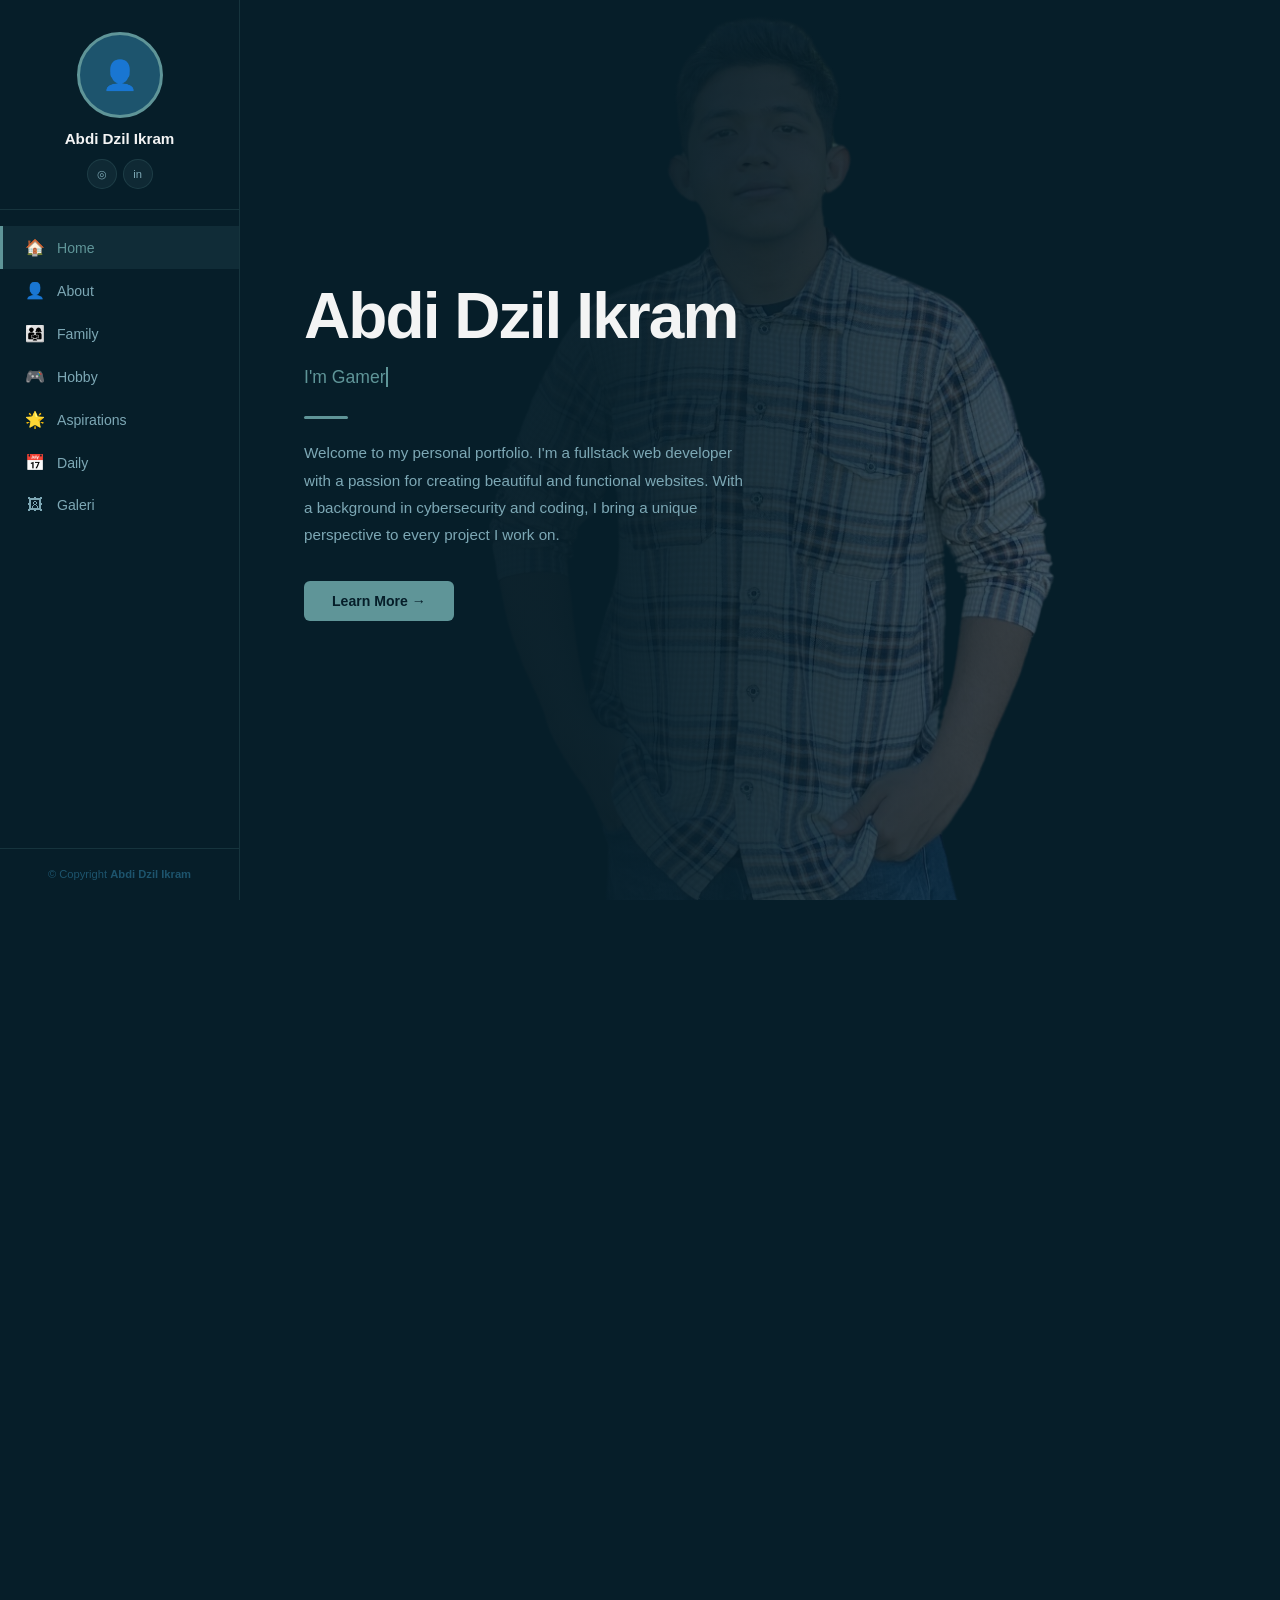
<file: index.html>
<!DOCTYPE html>
<html lang="en">
<head>
    <meta charset="UTF-8">
    <meta name="viewport" content="width=device-width, initial-scale=1.0">
    <title>Abdi Dzil Ikram – Home</title>
    <link rel="stylesheet" href="style.css">
</head>
<body>

<div class="wrapper">

    <aside class="sidebar" id="sidebar">
        <div class="sidebar-top">
            <div class="avatar-wrap">👤</div>
            <p class="sidebar-name">Abdi Dzil Ikram</p>
            <div class="social-links">
                <a href="https://github.com/razorgaming99">◎</a>
                <a href="https://www.linkedin.com/in/abdi-dzil-ikram-5bab36337">in</a>
            </div>
        </div>
        <nav class="sidebar-nav">
            <ul>
                <li><a href="index.html" class="active"><span class="nav-icon">🏠</span> Home</a></li>
                <li><a href="about.html"><span class="nav-icon">👤</span> About</a></li>
                <li><a href="family.html"><span class="nav-icon">👨‍👩‍👧</span> Family</a></li>
                <li><a href="hobby.html"><span class="nav-icon">🎮</span> Hobby</a></li>
                <li><a href="aspirations.html"><span class="nav-icon">🌟</span> Aspirations</a></li>
                <li><a href="daily.html"><span class="nav-icon">📅</span> Daily</a></li>
                <li><a href="galeri.html"><span class="nav-icon">🖼</span> Galeri</a></li>
            </ul>
        </nav>
        <div class="sidebar-footer">
            &copy; Copyright <strong>Abdi Dzil Ikram</strong><br>
        </div>
    </aside>

    <main class="main">

        <section class="hero">
            <div class="hero-bg"></div>
            <div class="hero-overlay"></div>
            <div class="hero-content">
                <h1>Abdi Dzil Ikram</h1>
                <div class="typewriter-wrap">I'm <span id="typewriter"></span></div>
                <div class="hero-divider"></div>
                <p class="hero-desc">
                    Welcome to my personal portfolio. I'm a fullstack web developer with a passion for 
                    creating beautiful and functional websites. With a background in cybersecurity and coding, 
                    I bring a unique perspective to every project I work on.
                </p>
                <a href="about.html" class="hero-btn">Learn More →</a>
            </div>
        </section>
        <section class="page-section" id="comments-section">
            <h2 class="section-title">Komentar</h2>

            <div class="comment-form-wrap">
                <div class="form-row">
                    <input type="text" id="cmt-name" placeholder="Nama kamu" maxlength="50" class="form-input" />
                    <input type="text" id="cmt-email" placeholder="Email (opsional)" maxlength="80" class="form-input" />
                </div>
                <textarea id="cmt-body" placeholder="Tulis komentar..." class="form-textarea"></textarea>
                <p id="cmt-err" style="display:none;color:#e57373;font-size:13px;margin-top:6px;">Nama dan komentar wajib diisi.</p>
                <div style="display:flex;justify-content:flex-end;margin-top:12px;">
                    <button class="btn-submit" onclick="postComment()">Kirim Komentar</button>
                </div>
            </div>

            <p id="cmt-count" style="font-size:13px;color:var(--muted);margin:24px 0 12px;"></p>
            <div id="cmt-list"></div>
        </section>

    </main>

</div>

<div class="overlay" id="overlay"></div>
<button class="hamburger" id="hamburger" aria-label="Toggle menu">
    <span></span><span></span><span></span>
</button>

<script src="script.js"></script>
<script>
const CMT_KEY = 'abdi_comments_v1';

function cLoad() {
    try { return JSON.parse(localStorage.getItem(CMT_KEY)) || []; } catch(e) { return []; }
}
function cSave(d) { localStorage.setItem(CMT_KEY, JSON.stringify(d)); }

function esc(s) {
    return String(s).replace(/&/g,'&amp;').replace(/</g,'&lt;').replace(/>/g,'&gt;').replace(/"/g,'&quot;');
}

function initials(name) {
    return name.trim().split(' ').map(w => w[0]||'').join('').toUpperCase().slice(0,2) || '?';
}

function timeAgo(ts) {
    const s = Math.floor((Date.now()-ts)/1000);
    if(s<60) return 'baru saja';
    const m=Math.floor(s/60); if(m<60) return m+'m lalu';
    const h=Math.floor(m/60); if(h<24) return h+'j lalu';
    const d=Math.floor(h/24); if(d<30) return d+'h lalu';
    return new Date(ts).toLocaleDateString('id-ID',{day:'numeric',month:'short',year:'numeric'});
}

function renderComments() {
    const comments = cLoad();
    const list = document.getElementById('cmt-list');
    const label = document.getElementById('cmt-count');
    if (!list) return;
    label.textContent = comments.length + ' komentar';

    if (!comments.length) {
        list.innerHTML = '<div style="text-align:center;padding:32px;color:var(--muted);border:1px dashed var(--border);border-radius:10px;font-size:14px;">Belum ada komentar. Jadilah yang pertama!</div>';
        return;
    }

    list.innerHTML = comments.slice().reverse().map((c, ri) => {
        const i = comments.length - 1 - ri;
        return `<div style="background:var(--darker);border:1px solid var(--border);border-radius:10px;padding:16px 20px;margin-bottom:12px;">
            <div style="display:flex;align-items:center;gap:12px;margin-bottom:10px;">
                <div style="width:38px;height:38px;border-radius:50%;background:var(--mid);display:flex;align-items:center;justify-content:center;font-size:13px;font-weight:600;color:var(--accent);flex-shrink:0;">${esc(initials(c.name))}</div>
                <div style="flex:1;">
                    <span style="font-size:14px;font-weight:600;color:var(--light);">${esc(c.name)}</span>
                    ${c.email ? `<span style="font-size:12px;color:var(--muted);margin-left:8px;">${esc(c.email)}</span>` : ''}
                </div>
                <span style="font-size:12px;color:var(--muted);">${timeAgo(c.ts)}</span>
            </div>
            <p style="font-size:14px;color:var(--light);line-height:1.65;margin:0 0 10px;">${esc(c.body)}</p>
            <div style="display:flex;align-items:center;gap:8px;">
                <button onclick="likeCmt(${i})" style="background:transparent;border:1px solid var(--border);border-radius:6px;padding:4px 12px;color:var(--muted);font-size:12px;cursor:pointer;">👍 Suka</button>
                <span style="font-size:12px;color:var(--muted);">${c.likes > 0 ? c.likes+' suka' : ''}</span>
                <button onclick="delCmt(${i})" style="margin-left:auto;background:transparent;border:1px solid rgba(229,115,115,0.3);border-radius:6px;padding:4px 12px;color:#e57373;font-size:12px;cursor:pointer;">Hapus</button>
            </div>
        </div>`;
    }).join('');
}

function postComment() {
    const name = document.getElementById('cmt-name').value.trim();
    const email = document.getElementById('cmt-email').value.trim();
    const body = document.getElementById('cmt-body').value.trim();
    const errEl = document.getElementById('cmt-err');
    if (!name || !body) { errEl.style.display='block'; return; }
    errEl.style.display='none';
    const comments = cLoad();
    comments.push({ name, email, body, ts: Date.now(), likes: 0 });
    cSave(comments);
    document.getElementById('cmt-name').value = '';
    document.getElementById('cmt-email').value = '';
    document.getElementById('cmt-body').value = '';
    renderComments();
}

function likeCmt(i) {
    const c = cLoad();
    if (c[i]) { c[i].likes = (c[i].likes||0)+1; cSave(c); renderComments(); }
}

function delCmt(i) {
    const c = cLoad();
    c.splice(i, 1);
    cSave(c);
    renderComments();
}

renderComments();
setInterval(renderComments, 30000);
</script>
</body>
</html>
</file>
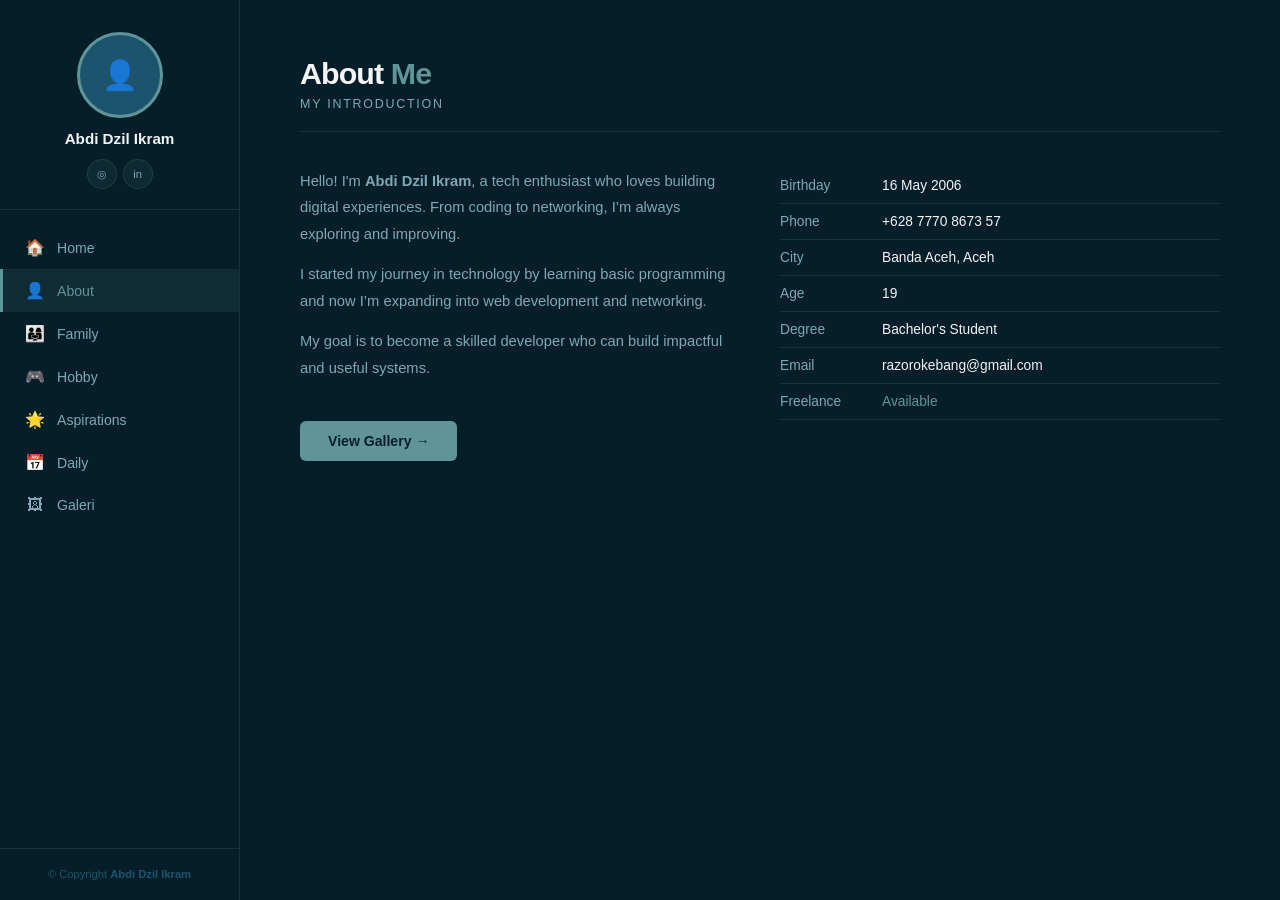
<file: about.html>
<!DOCTYPE html>
<html lang="en">
<head>
    <meta charset="UTF-8">
    <meta name="viewport" content="width=device-width, initial-scale=1.0">
    <title>Abdi Dzil Ikram – About</title>
    <link rel="stylesheet" href="style.css">
</head>
<body>

<div class="wrapper">

    <aside class="sidebar" id="sidebar">
        <div class="sidebar-top">
            <div class="avatar-wrap">👤</div>
            <p class="sidebar-name">Abdi Dzil Ikram</p>
            <div class="social-links">
                <a href="https://github.com/razorgaming99">◎</a>
                <a href="https://www.linkedin.com/in/abdi-dzil-ikram-5bab36337">in</a>
            </div>
        </div>
        <nav class="sidebar-nav">
            <ul>
                <li><a href="index.html"><span class="nav-icon">🏠</span> Home</a></li>
                <li><a href="about.html" class="active"><span class="nav-icon">👤</span> About</a></li>
                <li><a href="family.html"><span class="nav-icon">👨‍👩‍👧</span> Family</a></li>
                <li><a href="hobby.html"><span class="nav-icon">🎮</span> Hobby</a></li>
                <li><a href="aspirations.html"><span class="nav-icon">🌟</span> Aspirations</a></li>
                <li><a href="daily.html"><span class="nav-icon">📅</span> Daily</a></li>
                <li><a href="galeri.html"><span class="nav-icon">🖼</span> Galeri</a></li>
            </ul>
        </nav>
        <div class="sidebar-footer">
            &copy; Copyright <strong>Abdi Dzil Ikram</strong><br>
        </div>
    </aside>

    <main class="main">

        <section class="page-section">
            <div class="page-header">
                <h1 class="page-title">About <span>Me</span></h1>
                <p class="page-subtitle">My Introduction</p>
            </div>
            <div class="about-grid">
                <div class="about-bio">
                    <p>Hello! I'm <strong>Abdi Dzil Ikram</strong>, a tech enthusiast who loves building digital experiences. From coding to networking, I’m always exploring and improving. </p>
                    <p>I started my journey in technology by learning basic programming and now I’m expanding into web development and networking.</p>
                    <p>My goal is to become a skilled developer who can build impactful and useful systems.</p>
                    <br>
                    <a href="galeri.html" class="hero-btn" style="margin-top:8px;">View Gallery →</a>
                </div>
                <div class="about-info">
                    <div class="info-row"><span class="label">Birthday</span><span class="value">16 May 2006</span></div>
                    <div class="info-row"><span class="label">Phone</span><span class="value">+628 7770 8673 57</span></div>
                    <div class="info-row"><span class="label">City</span><span class="value">Banda Aceh, Aceh</span></div>
                    <div class="info-row"><span class="label">Age</span><span class="value">19</span></div>
                    <div class="info-row"><span class="label">Degree</span><span class="value">Bachelor's Student</span></div>
                    <div class="info-row"><span class="label">Email</span><span class="value">razorokebang@gmail.com</span></div>
                    <div class="info-row"><span class="label">Freelance</span><span class="value" style="color:var(--accent2);">Available</span></div>
                </div>
            </div>
        </section>
    </main>

</div>

<div class="overlay" id="overlay"></div>
<button class="hamburger" id="hamburger" aria-label="Toggle menu">
    <span></span><span></span><span></span>
</button>

<script src="script.js"></script>
</body>
</html>
</file>
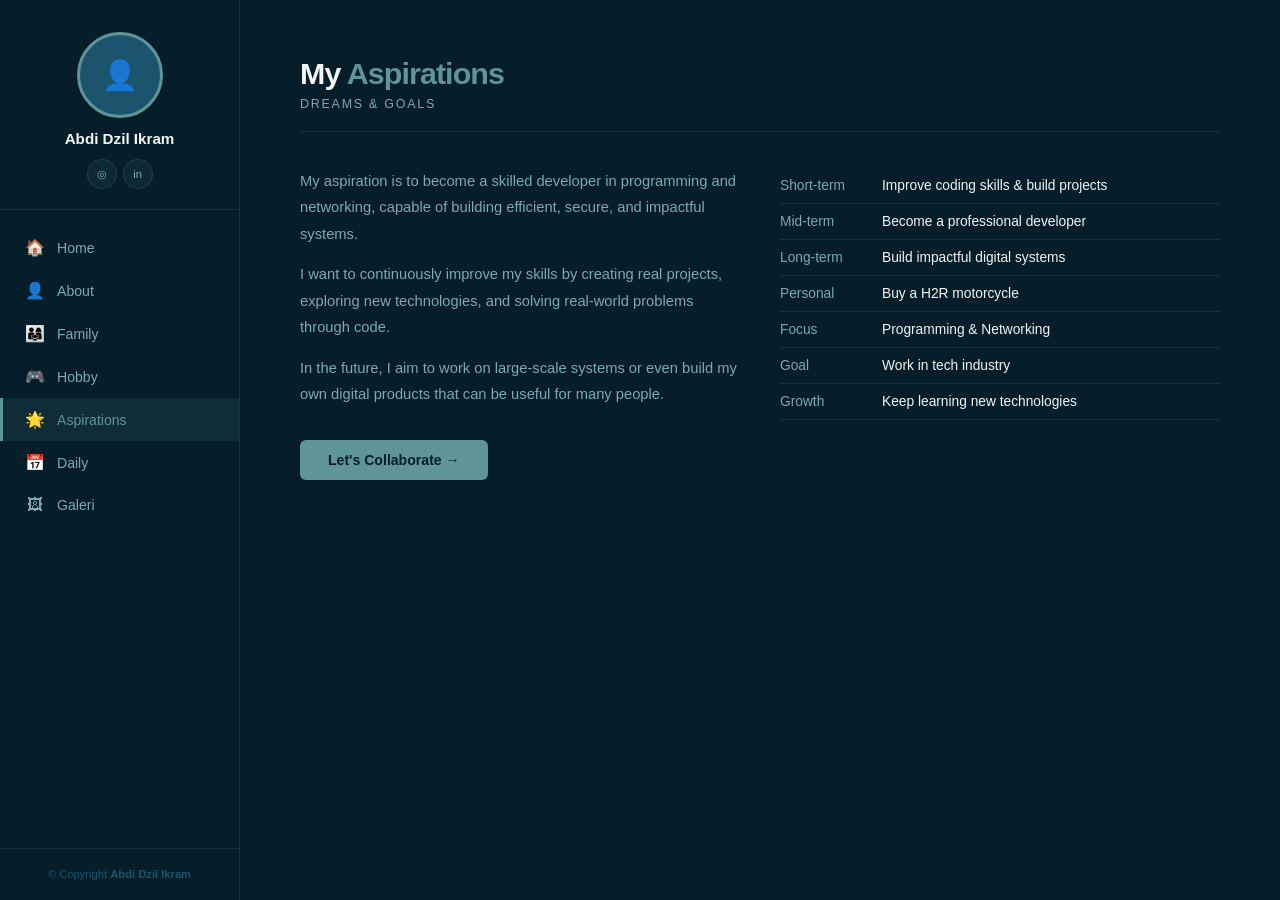
<file: aspirations.html>
<!DOCTYPE html>
<html lang="en">
<head>
    <meta charset="UTF-8">
    <meta name="viewport" content="width=device-width, initial-scale=1.0">
    <title>Abdi Dzil Ikram – Aspirations</title>
    <link rel="stylesheet" href="style.css">
</head>
<body>

<div class="wrapper">

    <aside class="sidebar" id="sidebar">
        <div class="sidebar-top">
            <div class="avatar-wrap">👤</div>
            <p class="sidebar-name">Abdi Dzil Ikram</p>
            <div class="social-links">
                <a href="https://github.com/razorgaming99">◎</a>
                <a href="https://www.linkedin.com/in/abdi-dzil-ikram-5bab36337">in</a>
            </div>
        </div>
        <nav class="sidebar-nav">
            <ul>
                <li><a href="index.html"><span class="nav-icon">🏠</span> Home</a></li>
                <li><a href="about.html"><span class="nav-icon">👤</span> About</a></li>
                <li><a href="family.html"><span class="nav-icon">👨‍👩‍👧</span> Family</a></li>
                <li><a href="hobby.html"><span class="nav-icon">🎮</span> Hobby</a></li>
                <li><a href="aspirations.html" class="active"><span class="nav-icon">🌟</span> Aspirations</a></li>
                <li><a href="daily.html"><span class="nav-icon">📅</span> Daily</a></li>
                <li><a href="galeri.html"><span class="nav-icon">🖼</span> Galeri</a></li>
            </ul>
        </nav>
        <div class="sidebar-footer">
            &copy; Copyright <strong>Abdi Dzil Ikram</strong><br>
        </div>
    </aside>

    <main class="main">

        <section class="page-section">
            <div class="page-header">
                <h1 class="page-title">My <span>Aspirations</span></h1>
                <p class="page-subtitle">Dreams & Goals</p>
            </div>
            <div class="about-grid">
                <div class="about-bio">
                    <p>My aspiration is to become a skilled developer in programming and networking, capable of building efficient, secure, and impactful systems.</p>                 
                    <p>I want to continuously improve my skills by creating real projects, exploring new technologies, and solving real-world problems through code.</p>
                    <p>In the future, I aim to work on large-scale systems or even build my own digital products that can be useful for many people.</p>                    
                    <br>
                    <a href="contact.html" class="hero-btn">Let's Collaborate →</a>
                </div>
                <div class="about-info">
                    <div class="info-row"><span class="label">Short-term</span><span class="value">Improve coding skills & build projects</span></div>
                    <div class="info-row"><span class="label">Mid-term</span><span class="value">Become a professional developer</span></div>
                    <div class="info-row"><span class="label">Long-term</span><span class="value">Build impactful digital systems</span></div>
                    <div class="info-row"><span class="label">Personal</span><span class="value">Buy a H2R motorcycle</span></div>
                    <div class="info-row"><span class="label">Focus</span><span class="value">Programming & Networking</span></div>
                    <div class="info-row"><span class="label">Goal</span><span class="value">Work in tech industry</span></div>
                    <div class="info-row"><span class="label">Growth</span><span class="value">Keep learning new technologies</span></div>
                </div>
            </div>
        </section>
    </main>

</div>

<div class="overlay" id="overlay"></div>
<button class="hamburger" id="hamburger" aria-label="Toggle menu">
    <span></span><span></span><span></span>
</button>

<script src="script.js"></script>
</body>
</html>
</file>
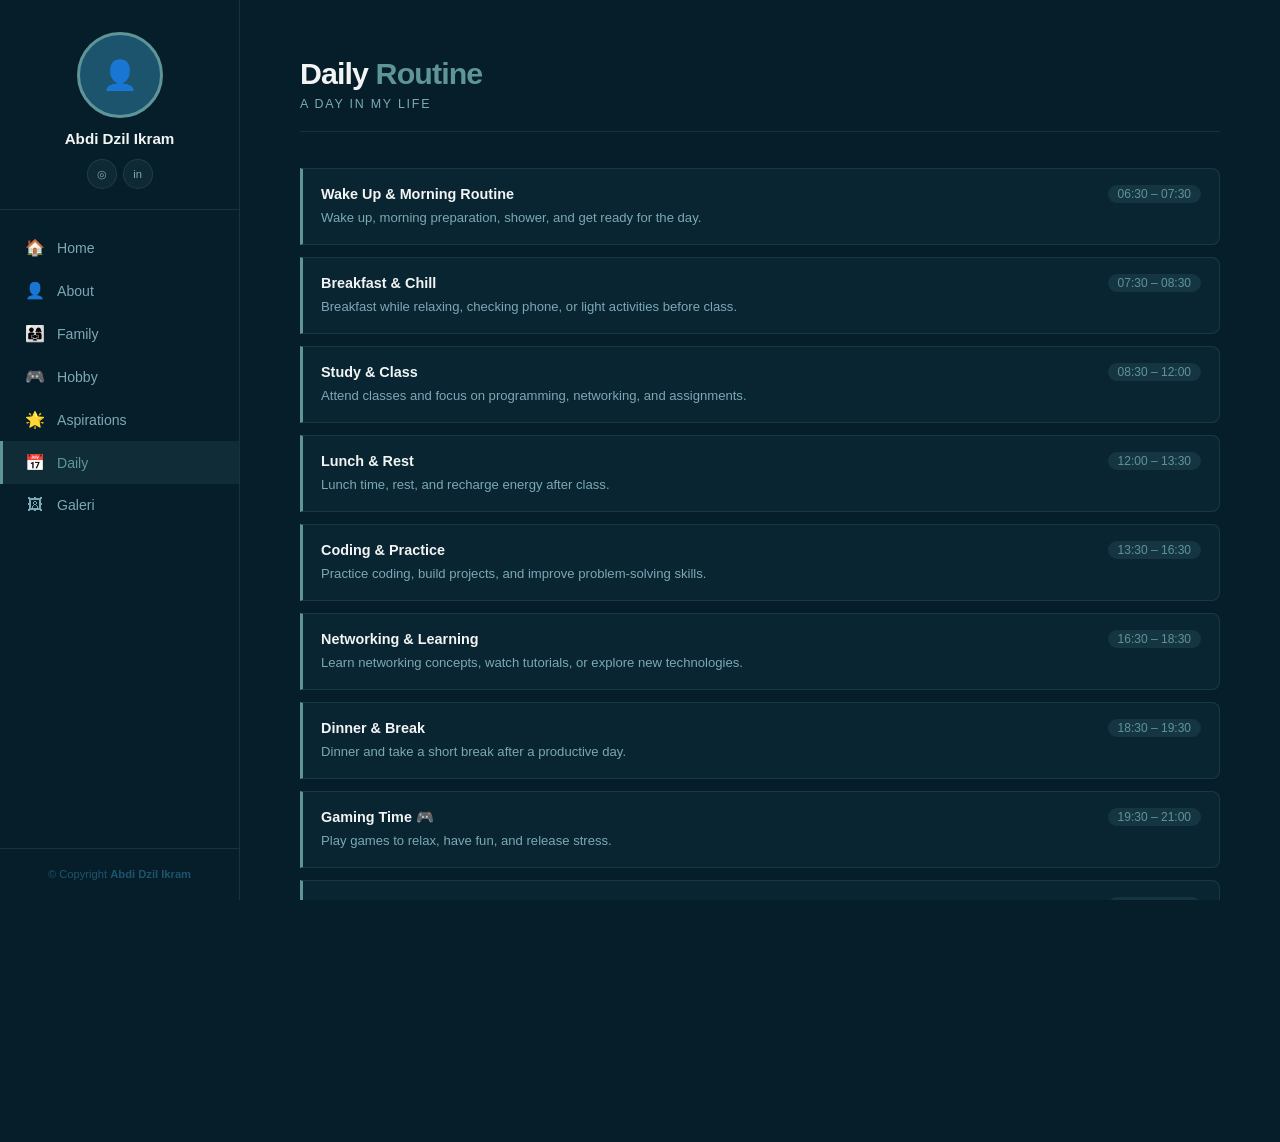
<file: daily.html>
<!DOCTYPE html>
<html lang="en">
<head>
    <meta charset="UTF-8">
    <meta name="viewport" content="width=device-width, initial-scale=1.0">
    <title>Abdi Dzil Ikram  – Daily</title>
    <link rel="stylesheet" href="style.css">
</head>
<body>

<div class="wrapper">

    <aside class="sidebar" id="sidebar">
        <div class="sidebar-top">
            <div class="avatar-wrap">👤</div>
            <p class="sidebar-name">Abdi Dzil Ikram</p>
            <div class="social-links">
                <a href="https://github.com/razorgaming99">◎</a>
                <a href="https://www.linkedin.com/in/abdi-dzil-ikram-5bab36337">in</a>
            </div>
        </div>
        <nav class="sidebar-nav">
            <ul>
                <li><a href="index.html"><span class="nav-icon">🏠</span> Home</a></li>
                <li><a href="about.html"><span class="nav-icon">👤</span> About</a></li>
                <li><a href="family.html"><span class="nav-icon">👨‍👩‍👧</span> Family</a></li>
                <li><a href="hobby.html"><span class="nav-icon">🎮</span> Hobby</a></li>
                <li><a href="aspirations.html"><span class="nav-icon">🌟</span> Aspirations</a></li>
                <li><a href="daily.html" class="active"><span class="nav-icon">📅</span> Daily</a></li>
                <li><a href="galeri.html"><span class="nav-icon">🖼</span> Galeri</a></li>
            </ul>
        </nav>
        <div class="sidebar-footer">
            &copy; Copyright <strong>Abdi Dzil Ikram</strong><br>
        </div>
    </aside>

    <main class="main">
        <section class="page-section">
            <div class="page-header">
                <h1 class="page-title">Daily <span>Routine</span></h1>
                <p class="page-subtitle">A Day In My Life</p>
            </div>
            <div class="resume-section">
                <div class="timeline-item">
                    <div class="tl-top"><span class="tl-title">Wake Up & Morning Routine</span><span class="tl-date">06:30 – 07:30</span></div>
                    <p class="tl-desc">Wake up, morning preparation, shower, and get ready for the day.</p>
                </div>
                <div class="timeline-item">
                    <div class="tl-top"><span class="tl-title">Breakfast & Chill</span><span class="tl-date">07:30 – 08:30</span></div>
                    <p class="tl-desc">Breakfast while relaxing, checking phone, or light activities before class.</p>
                </div>
                <div class="timeline-item">
                    <div class="tl-top"><span class="tl-title">Study & Class</span><span class="tl-date">08:30 – 12:00</span></div>
                    <p class="tl-desc">Attend classes and focus on programming, networking, and assignments.</p>
                </div>
                <div class="timeline-item">
                    <div class="tl-top"><span class="tl-title">Lunch & Rest</span><span class="tl-date">12:00 – 13:30</span></div>
                    <p class="tl-desc">Lunch time, rest, and recharge energy after class.</p>
                </div>
                <div class="timeline-item">
                    <div class="tl-top"><span class="tl-title">Coding & Practice</span><span class="tl-date">13:30 – 16:30</span></div>
                    <p class="tl-desc">Practice coding, build projects, and improve problem-solving skills.</p>
                </div>
                <div class="timeline-item">
                    <div class="tl-top"><span class="tl-title">Networking & Learning</span><span class="tl-date">16:30 – 18:30</span></div>
                    <p class="tl-desc">Learn networking concepts, watch tutorials, or explore new technologies.</p>
                </div>
                <div class="timeline-item">
                    <div class="tl-top"><span class="tl-title">Dinner & Break</span><span class="tl-date">18:30 – 19:30</span></div>
                    <p class="tl-desc">Dinner and take a short break after a productive day.</p>
                </div>
                <div class="timeline-item">
                    <div class="tl-top"><span class="tl-title">Gaming Time 🎮</span><span class="tl-date">19:30 – 21:00</span></div>
                    <p class="tl-desc">Play games to relax, have fun, and release stress.</p>
                </div>
                <div class="timeline-item">
                    <div class="tl-top"><span class="tl-title">Night Coding</span><span class="tl-date">21:00 – 23:30</span></div>
                    <p class="tl-desc">Work on personal projects, coding practice, or exploring new ideas.</p>
                </div>
                <div class="timeline-item">
                    <div class="tl-top"><span class="tl-title">Sleep</span><span class="tl-date">23:30 – 06:30</span></div>
                    <p class="tl-desc">Rest and recharge for the next day.</p>
                </div>
            </div>
        </section>
    </main>

</div>

<div class="overlay" id="overlay"></div>
<button class="hamburger" id="hamburger" aria-label="Toggle menu">
    <span></span><span></span><span></span>
</button>

<script src="script.js"></script>
</body>
</html>
</file>
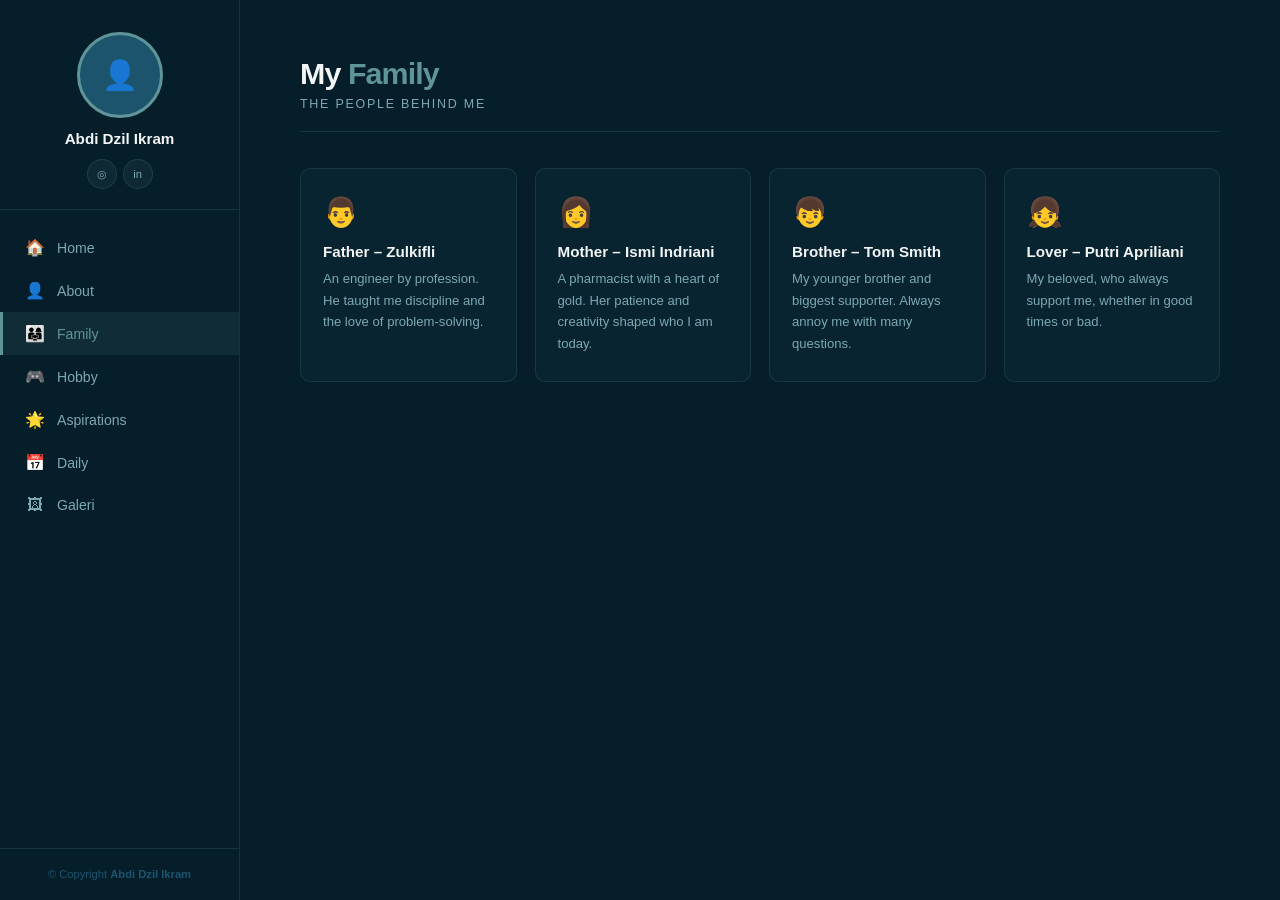
<file: family.html>
<!DOCTYPE html>
<html lang="en">
<head>
    <meta charset="UTF-8">
    <meta name="viewport" content="width=device-width, initial-scale=1.0">
    <title>Abdi Dzil Ikram – Family</title>
    <link rel="stylesheet" href="style.css">
</head>
<body>

<div class="wrapper">

    <aside class="sidebar" id="sidebar">
        <div class="sidebar-top">
            <div class="avatar-wrap">👤</div>
            <p class="sidebar-name">Abdi Dzil Ikram</p>
            <div class="social-links">
                <a href="https://github.com/razorgaming99">◎</a>
                <a href="https://www.linkedin.com/in/abdi-dzil-ikram-5bab36337">in</a>
            </div>
        </div>
        <nav class="sidebar-nav">
            <ul>
                <li><a href="index.html"><span class="nav-icon">🏠</span> Home</a></li>
                <li><a href="about.html"><span class="nav-icon">👤</span> About</a></li>
                <li><a href="family.html" class="active"><span class="nav-icon">👨‍👩‍👧</span> Family</a></li>
                <li><a href="hobby.html"><span class="nav-icon">🎮</span> Hobby</a></li>
                <li><a href="aspirations.html"><span class="nav-icon">🌟</span> Aspirations</a></li>
                <li><a href="daily.html"><span class="nav-icon">📅</span> Daily</a></li>
                <li><a href="galeri.html"><span class="nav-icon">🖼</span> Galeri</a></li>
            </ul>
        </nav>
        <div class="sidebar-footer">
            &copy; Copyright <strong>Abdi Dzil Ikram</strong><br>
        </div>
    </aside>

    <main class="main">

        <section class="page-section">
            <div class="page-header">
                <h1 class="page-title">My <span>Family</span></h1>
                <p class="page-subtitle">The People Behind Me</p>
            </div>
            <div class="services-grid">
                <div class="service-card">
                    <div class="service-icon">👨</div>
                    <h3>Father – Zulkifli</h3>
                    <p>An engineer by profession. He taught me discipline and the love of problem-solving.</p>
                </div>
                <div class="service-card">
                    <div class="service-icon">👩</div>
                    <h3>Mother – Ismi Indriani</h3>
                    <p>A pharmacist with a heart of gold. Her patience and creativity shaped who I am today.</p>
                </div>
                <div class="service-card">
                    <div class="service-icon">👦</div>
                    <h3>Brother – Tom Smith</h3>
                    <p>My younger brother and biggest supporter. Always annoy me with many questions.</p>
                </div>
                <div class="service-card">
                    <div class="service-icon">👧</div>
                    <h3>Lover – Putri Apriliani</h3>
                    <p>My beloved, who always support me, whether in good times or bad.</p>
                </div>
            </div>
        </section>
    </main>

</div>

<div class="overlay" id="overlay"></div>
<button class="hamburger" id="hamburger" aria-label="Toggle menu">
    <span></span><span></span><span></span>
</button>

<script src="script.js"></script>
</body>
</html>
</file>
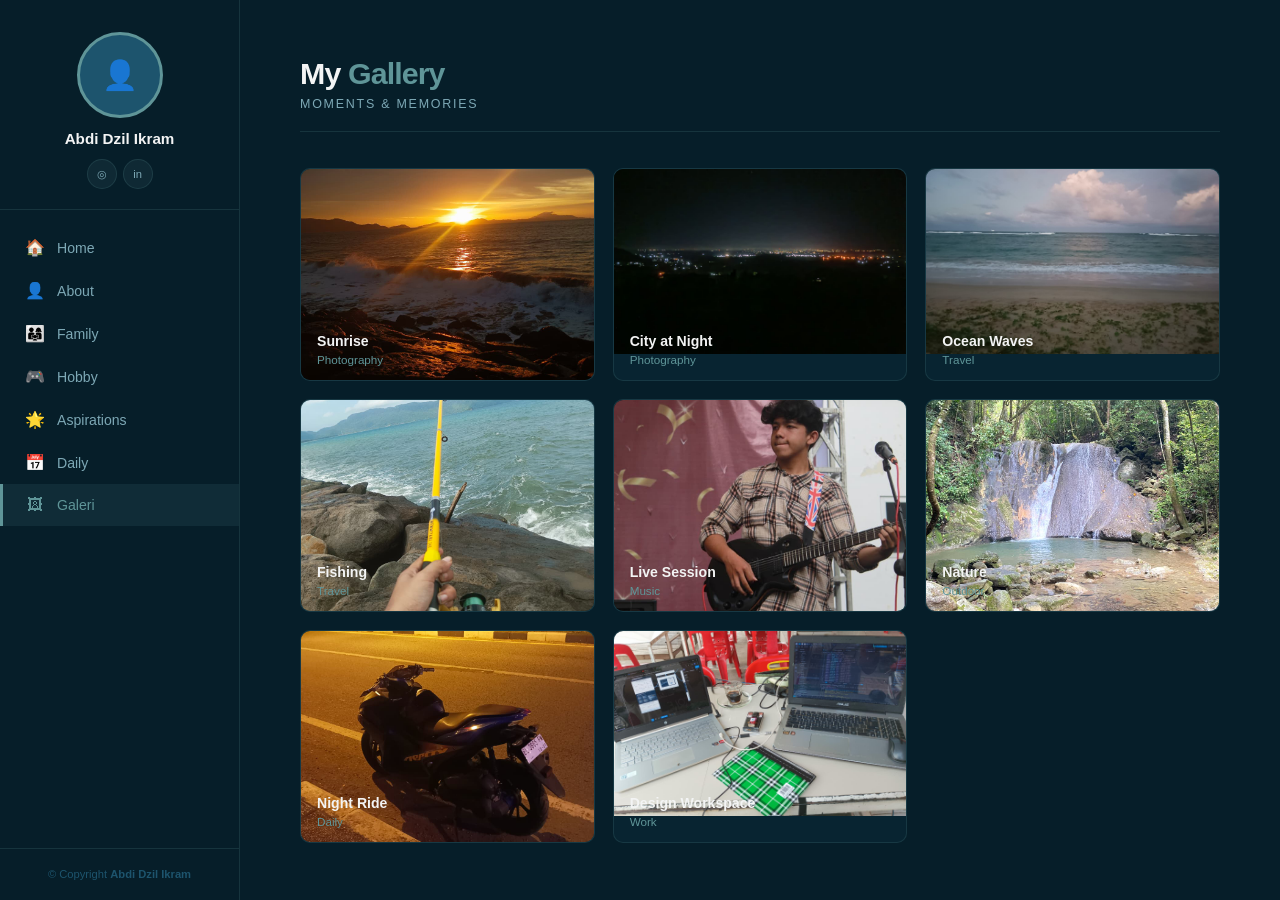
<file: galeri.html>
<!DOCTYPE html>
<html lang="en">
<head>
    <meta charset="UTF-8">
    <meta name="viewport" content="width=device-width, initial-scale=1.0">
    <title>Abdi Dzil Ikram – Galeri</title>
    <link rel="stylesheet" href="style.css">
</head>
<body>

<div class="wrapper">

    <aside class="sidebar" id="sidebar">
        <div class="sidebar-top">
            <div class="avatar-wrap">👤</div>
            <p class="sidebar-name">Abdi Dzil Ikram</p>
            <div class="social-links">
                <a href="https://github.com/razorgaming99">◎</a>
                <a href="https://www.linkedin.com/in/abdi-dzil-ikram-5bab36337">in</a>
            </div>
        </div>
        <nav class="sidebar-nav">
            <ul>
                <li><a href="index.html"><span class="nav-icon">🏠</span> Home</a></li>
                <li><a href="about.html"><span class="nav-icon">👤</span> About</a></li>
                <li><a href="family.html"><span class="nav-icon">👨‍👩‍👧</span> Family</a></li>
                <li><a href="hobby.html"><span class="nav-icon">🎮</span> Hobby</a></li>
                <li><a href="aspirations.html"><span class="nav-icon">🌟</span> Aspirations</a></li>
                <li><a href="daily.html"><span class="nav-icon">📅</span> Daily</a></li>
                <li><a href="galeri.html" class="active"><span class="nav-icon">🖼</span> Galeri</a></li>
            </ul>
        </nav>
        <div class="sidebar-footer">
            &copy; Copyright <strong>Abdi Dzil Ikram</strong><br>
        </div>
    </aside>

    <main class="main">

        <section class="page-section">
            <div class="page-header">
                <h1 class="page-title">My <span>Gallery</span></h1>
                <p class="page-subtitle">Moments & Memories</p>
            </div>
            <div class="portfolio-grid">
                <div class="portfolio-card"><div class="card-thumb"><img src="img/sunrise.jpeg" alt="Sunrise"></div><div class="card-body"><p class="card-title">Sunrise</p><p class="card-tag">Photography</p></div></div>
                <div class="portfolio-card"><div class="card-thumb"><img src="img/city.jpeg" alt="City at Night"></div><div class="card-body"><p class="card-title">City at Night</p><p class="card-tag">Photography</p></div></div>
                <div class="portfolio-card"><div class="card-thumb"><img src="img/ocean.jpeg" alt="Ocean Waves"></div><div class="card-body"><p class="card-title">Ocean Waves</p><p class="card-tag">Travel</p></div></div>
                <div class="portfolio-card"><div class="card-thumb"><img src="img/fishing.jpeg" alt="Fishing"></div><div class="card-body"><p class="card-title">Fishing</p><p class="card-tag">Travel</p></div></div>
                <div class="portfolio-card"><div class="card-thumb"><img src="img/music.jpeg" alt="Music"></div><div class="card-body"><p class="card-title">Live Session</p><p class="card-tag">Music</p></div></div>
                <div class="portfolio-card"><div class="card-thumb"><img src="img/nature.jpeg" alt="Nature"></div><div class="card-body"><p class="card-title">Nature </p><p class="card-tag">Outdoor</p></div></div>
                <div class="portfolio-card"><div class="card-thumb"><img src="img/motorcycle.jpeg" alt="motorcycle"></div><div class="card-body"><p class="card-title">Night Ride</p><p class="card-tag">Daily</p></div></div>
                <div class="portfolio-card"><div class="card-thumb"><img src="img/work.jpeg" alt="Workspace"></div><div class="card-body"><p class="card-title">Design Workspace</p><p class="card-tag">Work</p></div></div>
            </div>
        </section>
    </main>

</div>

<div class="overlay" id="overlay"></div>
<button class="hamburger" id="hamburger" aria-label="Toggle menu">
    <span></span><span></span><span></span>
</button>

<script src="script.js"></script>
</body>
</html>
</file>
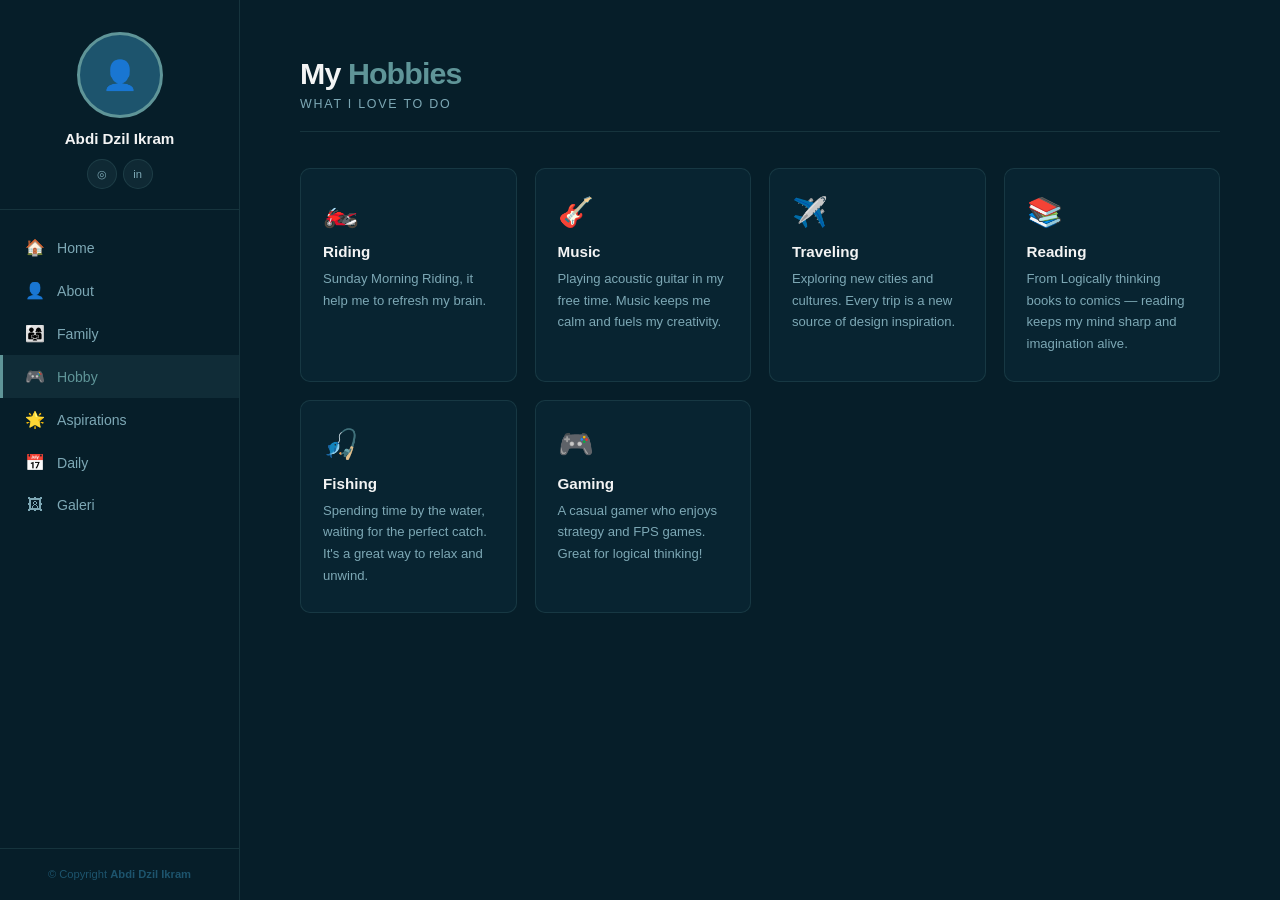
<file: hobby.html>
<!DOCTYPE html>
<html lang="en">
<head>
    <meta charset="UTF-8">
    <meta name="viewport" content="width=device-width, initial-scale=1.0">
    <title>Abdi Dzil Ikram – Hobby</title>
    <link rel="stylesheet" href="style.css">
</head>
<body>

<div class="wrapper">

    <aside class="sidebar" id="sidebar">
        <div class="sidebar-top">
            <div class="avatar-wrap">👤</div>
            <p class="sidebar-name">Abdi Dzil Ikram</p>
            <div class="social-links">
                <a href="https://github.com/razorgaming99">◎</a>
                <a href="https://www.linkedin.com/in/abdi-dzil-ikram-5bab36337">in</a>
            </div>
        </div>
        <nav class="sidebar-nav">
            <ul>
                <li><a href="index.html"><span class="nav-icon">🏠</span> Home</a></li>
                <li><a href="about.html"><span class="nav-icon">👤</span> About</a></li>
                <li><a href="family.html"><span class="nav-icon">👨‍👩‍👧</span> Family</a></li>
                <li><a href="hobby.html" class="active"><span class="nav-icon">🎮</span> Hobby</a></li>
                <li><a href="aspirations.html"><span class="nav-icon">🌟</span> Aspirations</a></li>
                <li><a href="daily.html"><span class="nav-icon">📅</span> Daily</a></li>
                <li><a href="galeri.html"><span class="nav-icon">🖼</span> Galeri</a></li>
            </ul>
        </nav>
        <div class="sidebar-footer">
            &copy; Copyright <strong>Abdi Dzil Ikram</strong><br>
        </div>
    </aside>

    <main class="main">

        <section class="page-section">
            <div class="page-header">
                <h1 class="page-title">My <span>Hobbies</span></h1>
                <p class="page-subtitle">What I Love To Do</p>
            </div>
            <div class="services-grid">
                <div class="service-card">
                    <div class="service-icon">🏍️</div>
                    <h3>Riding</h3>
                    <p>Sunday Morning Riding, it help me to refresh my brain.</p>
                </div>
                <div class="service-card">
                    <div class="service-icon">🎸</div>
                    <h3>Music</h3>
                    <p>Playing acoustic guitar in my free time. Music keeps me calm and fuels my creativity.</p>
                </div>
                <div class="service-card">
                    <div class="service-icon">✈️</div>
                    <h3>Traveling</h3>
                    <p>Exploring new cities and cultures. Every trip is a new source of design inspiration.</p>
                </div>
                <div class="service-card">
                    <div class="service-icon">📚</div>
                    <h3>Reading</h3>
                    <p>From Logically thinking books to comics — reading keeps my mind sharp and imagination alive.</p>
                </div>
                <div class="service-card">
                    <div class="service-icon">🎣</div>
                    <h3>Fishing</h3>
                    <p>Spending time by the water, waiting for the perfect catch. It's a great way to relax and unwind.</p>
                </div>
                <div class="service-card">
                    <div class="service-icon">🎮</div>
                    <h3>Gaming</h3>
                    <p>A casual gamer who enjoys strategy and FPS games. Great for logical thinking!</p>
                </div>
            </div>
        </section>
    </main>

</div>

<div class="overlay" id="overlay"></div>
<button class="hamburger" id="hamburger" aria-label="Toggle menu">
    <span></span><span></span><span></span>
</button>

<script src="script.js"></script>
</body>
</html>
</file>
<file: style.css>
*, *::before, *::after { margin: 0; padding: 0; box-sizing: border-box; }

:root {
    --sidebar-w: 240px;
    --dark:      #061E29;  
    --darker:    #061E29;
    --mid:       #1D546D;
    --accent:    #5F9598;
    --accent2:   #5F9598;
    --light:     #F3F4F4;
    --muted:     #7da8b5;
    --border:    rgba(95,149,152,0.18);
}

html, body {
    height: 100%;
    font-family: 'Segoe UI', sans-serif;
    background: var(--dark);
    color: var(--light);
    overflow-x: hidden;
}

a { text-decoration: none; color: inherit; }
ul { list-style: none; }
img { display: block; max-width: 100%; }

.wrapper {
    display: flex;
    min-height: 100vh;
}

.sidebar {
    width: var(--sidebar-w);
    min-height: 100vh;
    background: var(--darker);
    border-right: 1px solid var(--border);
    display: flex;
    flex-direction: column;
    position: fixed;
    top: 0; left: 0;
    z-index: 200;
    transition: transform 0.3s ease;
}

.sidebar-top {
    padding: 32px 16px 20px;
    text-align: center;
    border-bottom: 1px solid var(--border);
}

.avatar-wrap {
    width: 86px;
    height: 86px;
    border-radius: 50%;
    border: 3px solid var(--accent2);
    overflow: hidden;
    margin: 0 auto 12px;
    background: var(--mid);
    display: flex;
    align-items: center;
    justify-content: center;
    font-size: 1.8rem;
    color: var(--light);
}

.avatar-wrap img { width: 100%; height: 100%; object-fit: cover; }

.sidebar-name {
    font-size: 0.95rem;
    font-weight: 700;
    color: var(--light);
    margin-bottom: 12px;
}

.social-links {
    display: flex;
    justify-content: center;
    gap: 6px;
    flex-wrap: wrap;
}

.social-links a {
    width: 30px;
    height: 30px;
    border-radius: 50%;
    background: rgba(95,149,152,0.1);
    border: 1px solid var(--border);
    display: flex;
    align-items: center;
    justify-content: center;
    font-size: 0.7rem;
    color: var(--muted);
    transition: background 0.2s, color 0.2s, border-color 0.2s;
}

.social-links a:hover {
    background: var(--mid);
    color: var(--light);
    border-color: var(--accent2);
}

.sidebar-nav { padding: 16px 0; flex: 1; }

.sidebar-nav li a {
    display: flex;
    align-items: center;
    gap: 12px;
    padding: 12px 22px;
    font-size: 0.88rem;
    color: var(--muted);
    font-weight: 500;
    border-left: 3px solid transparent;
    transition: color 0.2s, background 0.2s, border-color 0.2s;
}

.sidebar-nav li a:hover {
    color: var(--light);
    background: rgba(95,149,152,0.08);
}

.sidebar-nav li a.active {
    color: var(--accent);
    border-left-color: var(--accent);
    background: rgba(95, 149, 152, 0.12);
}

.sidebar-nav li a .nav-icon { font-size: 1rem; width: 20px; text-align: center; }

.sidebar-footer {
    padding: 16px;
    border-top: 1px solid var(--border);
    text-align: center;
    font-size: 0.7rem;
    color: var(--mid);
    line-height: 1.7;
}
.sidebar-footer a { color: var(--accent2); }

.main {
    margin-left: var(--sidebar-w);
    flex: 1;
    min-height: 100vh;
    display: flex;
    flex-direction: column;
}

.hero {
    position: relative;
    flex: 1;
    display: flex;
    align-items: center;
    min-height: 100vh;
    overflow: hidden;
}

.hero-bg {
    position: absolute; inset: 0;
    background-image: url('img/image.png');
    background-size: cover;
    background-position: center top;
    opacity: 0.6;
    filter: grayscale(15%);
}

.hero-overlay {
    position: absolute; inset: 0;
    background: linear-gradient(to right, rgba(6,30,41,0.94) 35%, rgba(6,30,41,0.35) 100%);
}

.hero-content {
    position: relative;
    z-index: 2;
    padding: 80px 64px;
    animation: fadeUp 0.9s ease both;
}

.hero-content h1 {
    font-size: clamp(2.4rem, 5vw, 4rem);
    font-weight: 800;
    letter-spacing: -0.03em;
    color: var(--light);
    margin-bottom: 14px;
}

.typewriter-wrap {
    font-size: 1.1rem;
    color: var(--accent2);
    min-height: 1.8rem;
    margin-bottom: 20px;
}

.typewriter-wrap span { border-right: 2px solid var(--accent2); animation: blink 0.75s step-end infinite; }

@keyframes blink { 50% { border-color: transparent; } }

.hero-divider { width: 44px; height: 3px; background: var(--accent2); border-radius: 2px; margin-bottom: 20px; }

.hero-desc { max-width: 440px; font-size: 0.95rem; color: var(--muted); line-height: 1.8; margin-bottom: 32px; }

.hero-btn {
    display: inline-flex;
    align-items: center;
    gap: 8px;
    padding: 12px 28px;
    background: var(--accent2);
    color: var(--darker);
    font-weight: 700;
    font-size: 0.88rem;
    border-radius: 6px;
    transition: opacity 0.2s, transform 0.2s;
}

.hero-btn:hover { opacity: 0.88; transform: translateY(-2px); }

.page-section {
    padding: 56px 60px;
    min-height: 100vh;
    animation: fadeUp 0.6s ease both;
}

.page-header { margin-bottom: 36px; }

.page-title { font-size: 1.9rem; font-weight: 800; letter-spacing: -0.03em; color: var(--light); }
.page-title span { color: var(--accent2); }

.page-subtitle {
    font-size: 0.78rem;
    color: var(--muted);
    text-transform: uppercase;
    letter-spacing: 0.14em;
    margin: 6px 0 20px;
    padding-bottom: 20px;
    border-bottom: 1px solid var(--border);
}

@keyframes fadeUp { from { opacity: 0; transform: translateY(20px); } to { opacity: 1; transform: translateY(0); } }

.about-grid { display: grid; grid-template-columns: 1fr 1fr; gap: 40px; align-items: start; }

.about-bio p { color: var(--muted); line-height: 1.8; margin-bottom: 14px; font-size: 0.92rem; }

.about-info { display: flex; flex-direction: column; gap: 0; }

.info-row {
    display: flex;
    gap: 12px;
    font-size: 0.86rem;
    border-bottom: 1px solid var(--border);
    padding: 10px 0;
}

.info-row .label { color: var(--muted); min-width: 90px; }
.info-row .value { color: var(--light); font-weight: 500; }

.resume-section { margin-bottom: 40px; }

.resume-section h3 {
    font-size: 1rem;
    font-weight: 700;
    color: var(--accent2);
    margin-bottom: 16px;
    display: flex;
    align-items: center;
    gap: 8px;
}

.timeline-item {
    padding: 16px 18px;
    background: rgba(29,84,109,0.15);
    border: 1px solid var(--border);
    border-left: 3px solid var(--accent);
    border-radius: 0 8px 8px 0;
    margin-bottom: 12px;
}

.tl-top { display: flex; justify-content: space-between; align-items: center; margin-bottom: 4px; }
.tl-title { font-weight: 600; font-size: 0.9rem; }
.tl-date { font-size: 0.75rem; color: var(--accent); background: rgba(95,149,152,0.15); padding: 2px 10px; border-radius: 20px; white-space: nowrap; }
.tl-place { font-size: 0.8rem; color: var(--muted); margin-bottom: 6px; }
.tl-desc { font-size: 0.82rem; color: var(--muted); line-height: 1.6; }

.skills-list { display: flex; flex-direction: column; gap: 14px; }

.skill-top { display: flex; justify-content: space-between; font-size: 0.84rem; margin-bottom: 6px; }
.skill-name { color: var(--light); }
.skill-pct { color: var(--accent2); }

.skill-bar { height: 5px; background: rgba(29,84,109,0.4); border-radius: 3px; overflow: hidden; }

.skill-fill {
    height: 100%;
    background: linear-gradient(90deg, var(--mid), var(--accent2));
    border-radius: 3px;
    animation: fillBar 1.2s ease both;
}

@keyframes fillBar { from { width: 0 !important; } }

.portfolio-grid {
    display: grid;
    grid-template-columns: repeat(auto-fill, minmax(230px, 1fr));
    gap: 18px;
}

.portfolio-card {
    background: rgba(29,84,109,0.12);
    border: 1px solid var(--border);
    border-radius: 10px;
    overflow: hidden;
    transition: transform 0.25s, border-color 0.25s;
    cursor: pointer;
}

.portfolio-card:hover { transform: translateY(-4px); border-color: var(--accent2); }

.card-thumb {
    height: 150px;
    background: linear-gradient(135deg, var(--darker), var(--mid));
    display: flex;
    align-items: center;
    justify-content: center;
    font-size: 2.4rem;
}

.card-body { padding: 14px 16px; }
.card-title { font-weight: 600; font-size: 0.88rem; margin-bottom: 4px; }
.card-tag { font-size: 0.73rem; color: var(--accent2); }

.services-grid {
    display: grid;
    grid-template-columns: repeat(auto-fill, minmax(210px, 1fr));
    gap: 18px;
}

.service-card {
    padding: 26px 22px;
    background: rgba(29,84,109,0.12);
    border: 1px solid var(--border);
    border-radius: 10px;
    transition: background 0.25s, border-color 0.25s;
}

.service-card:hover { background: rgba(95,149,152,0.08); border-color: var(--accent); }

.service-icon { font-size: 1.8rem; margin-bottom: 14px; }
.service-card h3 { font-size: 0.95rem; font-weight: 600; margin-bottom: 8px; }
.service-card p { font-size: 0.82rem; color: var(--muted); line-height: 1.65; }

.contact-grid { display: grid; grid-template-columns: 1fr 1.4fr; gap: 48px; }

.contact-info-item { display: flex; align-items: flex-start; gap: 14px; margin-bottom: 22px; }

.ci-icon {
    width: 42px; height: 42px;
    border-radius: 8px;
    background: rgba(95,149,152,0.1);
    border: 1px solid rgba(95,149,152,0.25);
    display: flex; align-items: center; justify-content: center;
    font-size: 1rem; flex-shrink: 0;
}

.ci-label { font-size: 0.72rem; color: var(--muted); margin-bottom: 2px; text-transform: uppercase; letter-spacing: 0.08em; }
.ci-value { font-size: 0.88rem; font-weight: 500; }

.contact-form { display: flex; flex-direction: column; gap: 14px; }
.form-row { display: grid; grid-template-columns: 1fr 1fr; gap: 14px; }
.form-group { display: flex; flex-direction: column; gap: 6px; }
.form-group label { font-size: 0.75rem; color: var(--muted); letter-spacing: 0.06em; text-transform: uppercase; }

.form-group input,
.form-group textarea {
    background: rgba(29,84,109,0.2);
    border: 1px solid var(--border);
    border-radius: 8px;
    padding: 11px 14px;
    color: var(--light);
    font-size: 0.88rem;
    font-family: inherit;
    outline: none;
    transition: border-color 0.2s;
}

.form-group input:focus,
.form-group textarea:focus { border-color: var(--accent2); }

.form-group textarea { resize: vertical; min-height: 110px; }

.btn-submit {
    align-self: flex-start;
    padding: 11px 28px;
    background: var(--accent2);
    color: var(--darker);
    font-weight: 700;
    font-size: 0.86rem;
    border: none;
    border-radius: 6px;
    cursor: pointer;
    transition: opacity 0.2s;
}

.btn-submit:hover { opacity: 0.85; }

.hamburger {
    display: none;
    position: fixed;
    top: 14px; left: 14px;
    z-index: 300;
    flex-direction: column;
    gap: 5px;
    background: var(--darker);
    border: 1px solid var(--border);
    border-radius: 8px;
    padding: 10px;
    cursor: pointer;
}

.hamburger span {
    display: block; width: 20px; height: 2px;
    background: var(--light); border-radius: 2px;
    transition: transform 0.3s, opacity 0.3s;
}

.hamburger.open span:nth-child(1) { transform: translateY(7px) rotate(45deg); }
.hamburger.open span:nth-child(2) { opacity: 0; }
.hamburger.open span:nth-child(3) { transform: translateY(-7px) rotate(-45deg); }

.overlay {
    display: none;
    position: fixed; inset: 0;
    background: rgba(0,0,0,0.5);
    z-index: 150;
}

.overlay.show { display: block; }

@media (max-width: 900px) {
    .hamburger { display: flex; }
    .sidebar { transform: translateX(-100%); box-shadow: none; }
    .sidebar.open { transform: translateX(0); box-shadow: 8px 0 40px rgba(0,0,0,0.6); }
    .main { margin-left: 0; }
    .hero-content { padding: 80px 32px 60px; }
    .page-section { padding: 56px 28px 40px; }
    .about-grid, .contact-grid { grid-template-columns: 1fr; }
    .form-row { grid-template-columns: 1fr; }
}

@media (max-width: 560px) {
    .hero-content h1 { font-size: 2rem; }
    .portfolio-grid, .services-grid { grid-template-columns: 1fr; }
}

.comment-form-wrap {
    background: var(--darker);
    border: 1px solid var(--border);
    border-radius: 12px;
    padding: 20px 24px;
    margin-bottom: 8px;
}

.comment-form-wrap .form-row {
    display: grid;
    grid-template-columns: 1fr 1fr;
    gap: 12px;
    margin-bottom: 12px;
}

.comment-form-wrap .form-input {
    width: 100%;
    background: rgba(255,255,255,0.05);
    border: 1px solid var(--border);
    border-radius: 8px;
    padding: 10px 14px;
    color: var(--light);
    font-size: 14px;
    outline: none;
    transition: border-color 0.2s;
}

.comment-form-wrap .form-input:focus {
    border-color: var(--accent);
}

.comment-form-wrap .form-input::placeholder {
    color: var(--muted);
}

.comment-form-wrap .form-textarea {
    width: 100%;
    background: rgba(255,255,255,0.05);
    border: 1px solid var(--border);
    border-radius: 8px;
    padding: 10px 14px;
    color: var(--light);
    font-size: 14px;
    min-height: 90px;
    resize: vertical;
    outline: none;
    font-family: inherit;
    transition: border-color 0.2s;
}

.comment-form-wrap .form-textarea:focus {
    border-color: var(--accent);
}

.comment-form-wrap .form-textarea::placeholder {
    color: var(--muted);
}

@media (max-width: 560px) {
    .comment-form-wrap .form-row { grid-template-columns: 1fr; }
}
</file>
